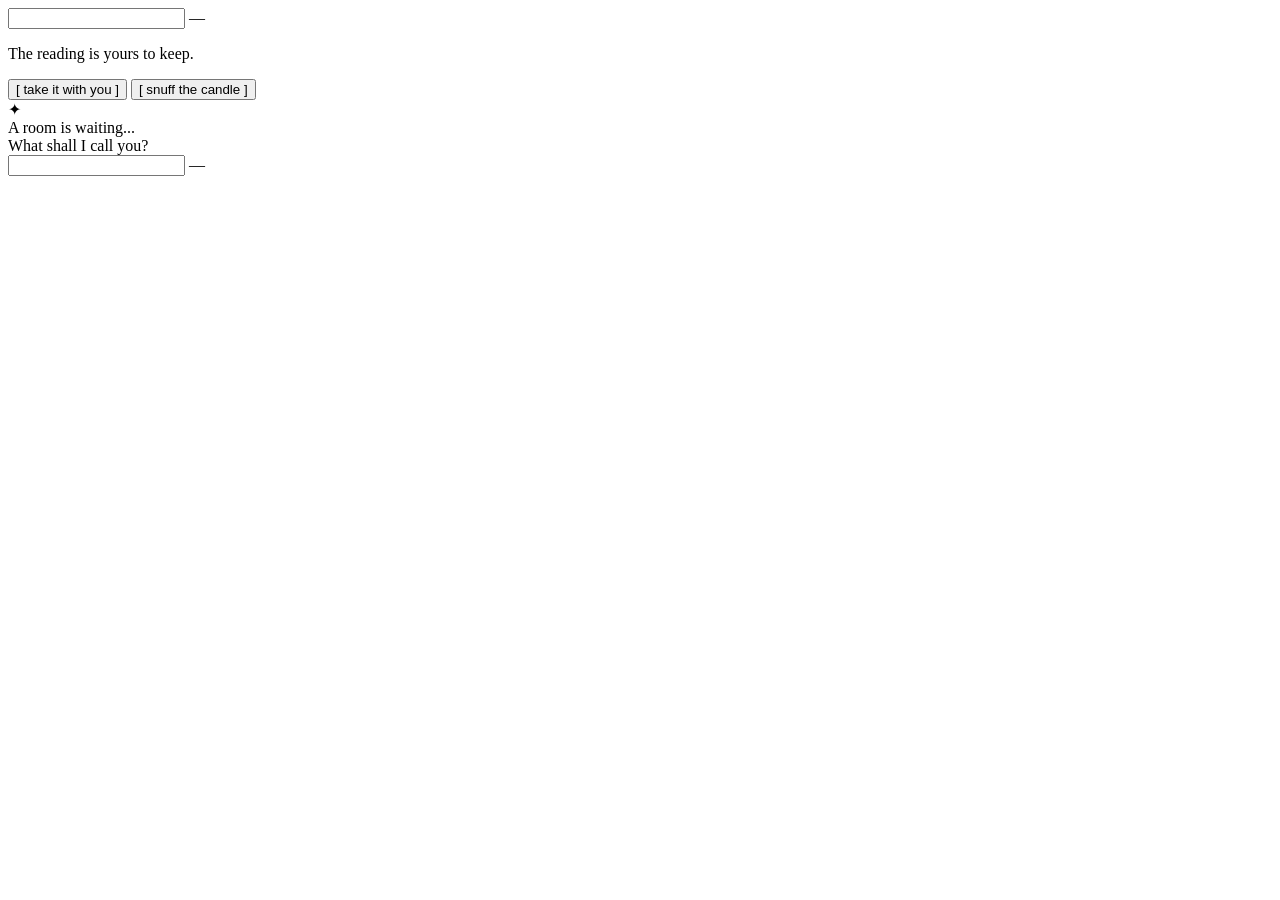
<file: static/index.html>
<!DOCTYPE html>
<html lang="en">
<head>
    <meta charset="UTF-8" />
    <meta name="viewport" content="width=device-width, initial-scale=1.0, viewport-fit=cover" />
    <title>TarocchAI — The Liminal Room</title>
    <link rel="preconnect" href="https://fonts.googleapis.com">
    <link rel="preconnect" href="https://fonts.gstatic.com" crossorigin>
    <link href="https://fonts.googleapis.com/css2?family=IBM+Plex+Mono:wght@300;400&family=JetBrains+Mono:ital,wght@0,300;0,400;1,300;1,400&display=swap" rel="stylesheet">
</head>
<body>
    <div class="scene" id="room">
        <div id="candle-light"></div>

        <div class="room-base"></div>
        <div class="room-perspective"><div class="room-floor-plane"></div></div>
        <div class="room-ceiling"><div class="room-ceiling-plane"></div></div>
        <div class="horizon"></div>

        <div class="field">
            <div class="field-layer l1"></div>
            <div class="field-layer l2"></div>
            <div class="field-layer l3"></div>
        </div>
    <!-- MT's voice — materialises on the table, above the cards -->
    <div class="mt-voice" id="voice-text"></div>
        <div class="slab">
            <div class="slab-top">
                <div class="slab-pattern" id="slab-pattern"></div>
                <div class="slab-far-line"></div>
                <div class="slab-frame"></div>
                <div class="slab-far-shadow"></div>
            </div>
            <div class="slab-face"></div>



            <!-- Cards — moved down closer to user -->
            <div class="cards-row" id="deck-area"></div>

            <!-- Floating flame candle — total juxtaposition -->
            <div class="floating-flame" id="candle-container">
                <div class="glow"></div>
                <div class="flame-core"></div>
                <div class="flame-wisp"></div>
            </div>
        </div>

        <!-- User's voice — single line just above the table's near edge -->
        <div class="user-voice" id="user-messages"></div>

        <div class="room-bottom-fade"></div>

        <div class="user-input-area" id="user-input-area">
            <div class="user-input-bar">
                <input type="text" id="user-input" placeholder="">
                <span class="arrow">—</span>
            </div>
        </div>

        <!-- Closing state — appears after thread ends -->
        <div id="closing-options" class="closing-options">
          <p class="closing-line">The reading is yours to keep.</p>
          <div class="closing-buttons">
            <button class="closing-button" id="btn-take" type="button">[ take it with you ]</button>
            <button class="closing-button" id="btn-snuff" type="button">[ snuff the candle ]</button>
          </div>
        </div>

        <!-- Exit overlay — hidden by default, fades to black on snuff -->
        <div id="exit-overlay" class="exit-overlay"></div>
    </div>

    <div id="threshold">
        <div class="sigil">✦</div>
        <div class="wait-text">A room is waiting...</div>
    </div>

    <div id="name-gate">
        <div class="name-gate-text">What shall I call you?</div>
        <div class="name-gate-input-area">
            <input type="text" id="name-input" placeholder="">
            <span class="name-gate-arrow">—</span>
        </div>
    </div>
<p id="interaction-hint" class="interaction-hint"></p>
</body>
</html>
</file>
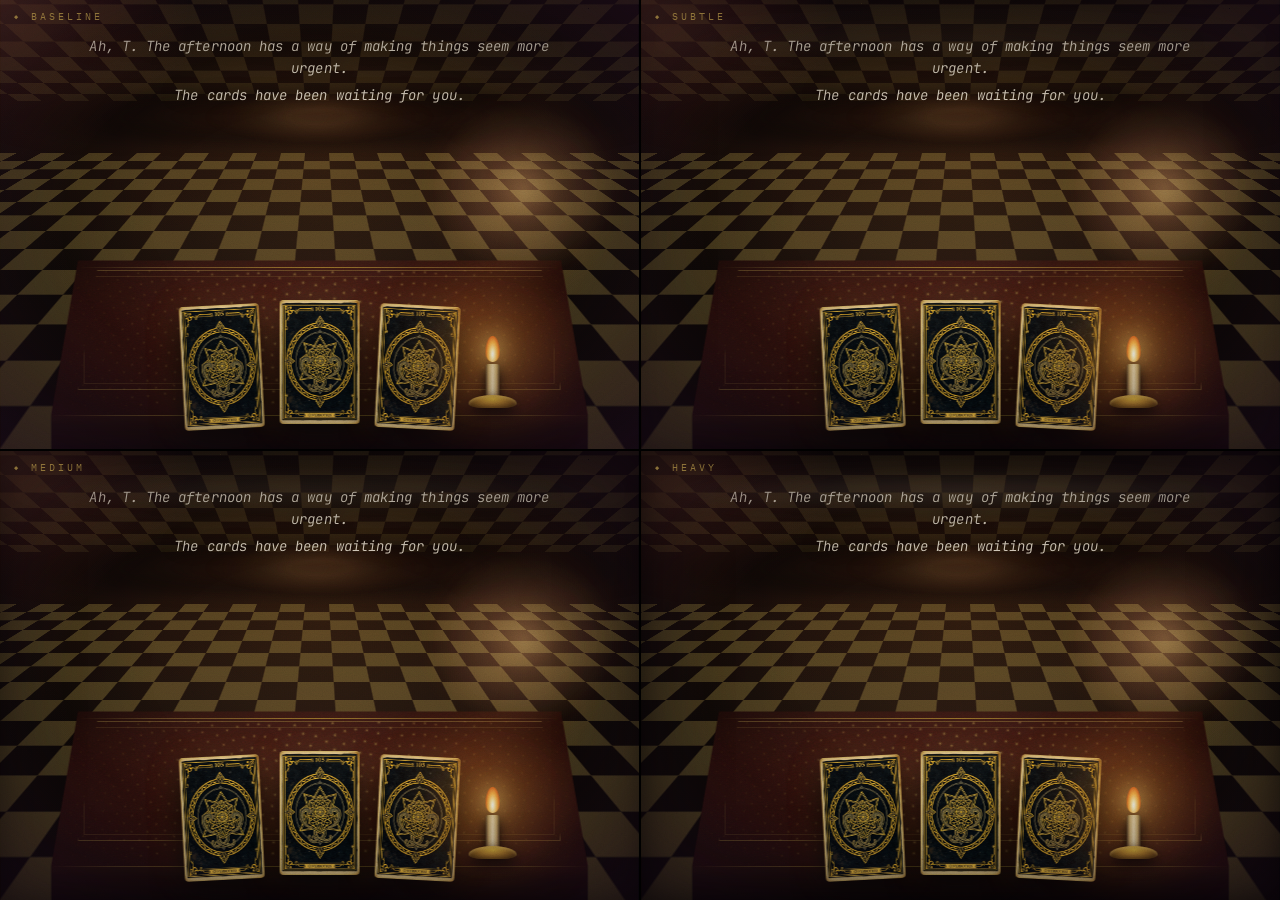
<file: static/proto/graded.html>
<!DOCTYPE html>
<html lang="en">
<head>
<meta charset="UTF-8" />
<title>TarocchAI — Graded Proto</title>
<link rel="preconnect" href="https://fonts.googleapis.com">
<link rel="preconnect" href="https://fonts.gstatic.com" crossorigin>
<link href="https://fonts.googleapis.com/css2?family=IBM+Plex+Mono:wght@300;400&family=JetBrains+Mono:ital,wght@0,300;0,400;1,300;1,400&display=swap" rel="stylesheet">
<style>
:root {
  --parchment: #d9d0c1;
  --gold: #b89b4b;
  --gold-bright: #d4af37;
  --font-alive: 'JetBrains Mono', monospace;
  --font-still: 'IBM Plex Mono', monospace;
}
* { box-sizing: border-box; margin: 0; padding: 0; }
html, body {
  width: 100vw;
  height: 100vh;
  overflow: hidden;
  background: #000;
  font-family: var(--font-still);
  color: var(--parchment);
  -webkit-font-smoothing: antialiased;
}

/* ============================================================
   GRID — 2 x 2 cells
   ============================================================ */
.grid {
  display: grid;
  grid-template-columns: 1fr 1fr;
  grid-template-rows: 1fr 1fr;
  width: 100vw;
  height: 100vh;
  gap: 2px;
  background: #000;
}
.cell {
  position: relative;
  overflow: hidden;
  background: #050301;
}
.cell-label {
  position: absolute;
  top: 10px; left: 14px;
  font-size: 10px;
  letter-spacing: 0.3em;
  color: var(--gold);
  text-transform: uppercase;
  z-index: 100;
  opacity: 0.7;
  pointer-events: none;
}
.cell-label::before {
  content: "◆"; margin-right: 10px; color: var(--gold); font-size: 7px; vertical-align: 1px;
}

/* ============================================================
   THE SCENE — everything positions inside this
   ============================================================ */
.scene {
  position: absolute;
  inset: 0;
  overflow: hidden;
  --i: 1;              /* master intensity multiplier */
  --soft-blur: calc(0.4px * var(--i));
  --grain-op: 0.14;
  --vignette-op: 0.65;
  --grade-op: 0.10;
  --lift-op: 0.05;
  --bloom-op: 0.55;
  --halation-op: 0.5;
  --leak-op: 0.20;
  --chroma-op: 0.35;
}
.scene[data-i="0"] { --i: 0; }
.scene[data-i="1"] { --i: 0.35; }
.scene[data-i="2"] { --i: 0.65; }
.scene[data-i="3"] { --i: 1; }

/* ============================================================
   ROOM — base, chequer, horizon, field
   ============================================================ */
.room-base {
  position: absolute;
  inset: 0;
  z-index: 0;
  filter: blur(var(--soft-blur));
  background:
    radial-gradient(ellipse 70% 50% at 50% 38%,
      rgba(70, 40, 18, 0.5) 0%,
      rgba(35, 18, 10, 0.6) 40%,
      transparent 80%),
    linear-gradient(to bottom, #060301 0%, #0a0604 40%, #080402 70%, #030201 100%);
}
.room-base::after {
  content: "";
  position: absolute;
  inset: 0;
  background-image: url("data:image/svg+xml,%3Csvg viewBox='0 0 512 512' xmlns='http://www.w3.org/2000/svg'%3E%3Cfilter id='n'%3E%3CfeTurbulence type='fractalNoise' baseFrequency='0.7' numOctaves='4' stitchTiles='stitch'/%3E%3C/filter%3E%3Crect width='100%25' height='100%25' filter='url(%23n)' opacity='0.14'/%3E%3C/svg%3E");
  mix-blend-mode: overlay;
  pointer-events: none;
}

.room-ceiling {
  position: absolute;
  left: 0; right: 0;
  top: 0; bottom: 66%;
  z-index: 1;
  overflow: hidden;
  perspective: 480px;
  perspective-origin: 50% 100%;
  filter: blur(var(--soft-blur));
}
.room-ceiling-plane {
  position: absolute;
  left: -80%; right: -80%;
  top: -180%; bottom: 34%;
  transform: rotateX(-72deg);
  transform-origin: 50% 100%;
  background-image: repeating-conic-gradient(rgba(184, 155, 75, 0.14) 0% 25%, transparent 0% 50%);
  background-size: 48px 48px;
  -webkit-mask-image: radial-gradient(ellipse 70% 90% at 50% 100%, black 15%, black 55%, transparent 100%);
          mask-image: radial-gradient(ellipse 70% 90% at 50% 100%, black 15%, black 55%, transparent 100%);
}

.room-floor {
  position: absolute;
  left: 0; right: 0;
  top: 0; bottom: 0;
  z-index: 1;
  overflow: hidden;
  perspective: 480px;
  perspective-origin: 50% 34%;
  filter: blur(var(--soft-blur));
}
.room-floor-plane {
  position: absolute;
  left: -80%; right: -80%;
  top: 34%; bottom: -180%;
  transform: rotateX(72deg);
  transform-origin: 50% 0;
  background-image: repeating-conic-gradient(rgba(184, 155, 75, 0.32) 0% 25%, transparent 0% 50%);
  background-size: 48px 48px;
  -webkit-mask-image: radial-gradient(ellipse 70% 90% at 50% 0%, black 15%, black 55%, transparent 100%);
          mask-image: radial-gradient(ellipse 70% 90% at 50% 0%, black 15%, black 55%, transparent 100%);
}

.horizon {
  position: absolute;
  left: 0; right: 0;
  top: 20%; height: 12%;
  z-index: 2;
  pointer-events: none;
  background: radial-gradient(ellipse 55% 80% at 50% 50%,
    rgba(0, 0, 0, 0.90) 0%, rgba(20, 10, 5, 0.6) 30%, rgba(0, 0, 0, 0.4) 60%, transparent 100%);
  filter: blur(6px);
}

.field {
  position: absolute;
  left: 32%; right: 32%;
  top: 20%; height: 12%;
  z-index: 3;
  pointer-events: none;
  filter: blur(32px);
  -webkit-mask-image: radial-gradient(ellipse at 50% 50%, black 20%, transparent 72%);
          mask-image: radial-gradient(ellipse at 50% 50%, black 20%, transparent 72%);
}
.field-layer { position: absolute; inset: 0; border-radius: 50%; mix-blend-mode: screen; }
.field-layer.l1 { background: radial-gradient(ellipse at 42% 48%, rgba(184,155,75,0.55) 0%, rgba(140,90,45,0.20) 45%, transparent 75%); animation: field-a 9s ease-in-out infinite; }
.field-layer.l2 { background: radial-gradient(ellipse at 58% 52%, rgba(140,90,45,0.42) 0%, rgba(100,50,25,0.15) 50%, transparent 78%); animation: field-b 13s ease-in-out infinite; }
.field-layer.l3 { background: radial-gradient(ellipse at 50% 44%, rgba(140,26,26,0.30) 0%, transparent 62%); animation: field-c 17s ease-in-out infinite; }
@keyframes field-a { 0%,100%{opacity:.6;transform:scale(1) translateY(0);} 50%{opacity:1;transform:scale(1.08) translateY(-3px);} }
@keyframes field-b { 0%,100%{opacity:.8;transform:scale(1.02) translateY(2px);} 50%{opacity:.55;transform:scale(.96) translateY(-2px);} }
@keyframes field-c { 0%,100%{opacity:.5;transform:scale(1);} 50%{opacity:.9;transform:scale(1.1);} }

/* ============================================================
   SLAB / TABLE
   ============================================================ */
.slab {
  position: absolute;
  left: 50%;
  top: 58%;
  transform: translateX(-50%);
  width: 84%;
  height: 42%;
  z-index: 10;
  clip-path: polygon(5% 0, 95% 0, 100% 82%, 100% 100%, 0 100%, 0 82%);
  filter: drop-shadow(0 22px 30px rgba(0,0,0,0.9)) drop-shadow(0 4px 8px rgba(0,0,0,0.7));
}
.slab-top {
  position: absolute;
  left: 0; right: 0;
  top: 0; height: 82%;
  overflow: hidden;
  background: radial-gradient(ellipse 60% 70% at 50% 45%,
    rgba(70, 26, 18, 0.92) 0%, rgba(45, 14, 10, 0.96) 50%, rgba(25, 8, 6, 0.99) 100%);
}
.slab-top::before {
  content: ""; position: absolute; inset: 0;
  background-image: url("data:image/svg+xml,%3Csvg viewBox='0 0 256 256' xmlns='http://www.w3.org/2000/svg'%3E%3Cfilter id='t'%3E%3CfeTurbulence type='fractalNoise' baseFrequency='0.9' numOctaves='4' stitchTiles='stitch'/%3E%3C/filter%3E%3Crect width='100%25' height='100%25' filter='url(%23t)' opacity='0.4'/%3E%3C/svg%3E");
  mix-blend-mode: overlay; pointer-events: none;
}
.slab-pattern {
  position: absolute;
  left: 3%; right: 3%;
  top: 6%; bottom: 6%;
  overflow: hidden;
  filter: blur(calc(0.2px * var(--i)));
  -webkit-mask-image: radial-gradient(ellipse 94% 98% at 50% 50%, black 62%, transparent 100%);
          mask-image: radial-gradient(ellipse 94% 98% at 50% 50%, black 62%, transparent 100%);
}
.slab-pattern svg { display: block; width: 100%; height: 100%; }
.slab-far-line {
  position: absolute;
  left: 5%; right: 5%; top: 4%; height: 1px;
  background: linear-gradient(to right,
    transparent 0%, rgba(184,155,75,0.30) 15%, rgba(212,175,55,0.55) 50%,
    rgba(184,155,75,0.30) 85%, transparent 100%);
  filter: blur(0.5px); z-index: 5;
}
.slab-frame {
  position: absolute;
  left: 5%; right: 5%; top: 6%; bottom: 16%;
  clip-path: polygon(4% 0, 96% 0, 100% 100%, 0 100%);
  border: 1px solid rgba(184, 155, 75, 0.32);
  pointer-events: none; z-index: 4;
}
.slab-frame::before {
  content: ""; position: absolute; inset: 5px;
  border: 1px solid rgba(184, 155, 75, 0.14);
}
.slab-face {
  position: absolute;
  left: 0; right: 0; bottom: 0; height: 18%;
  background: linear-gradient(to bottom,
    rgba(30, 12, 8, 0.98) 0%, rgba(18, 7, 5, 1) 40%, rgba(8, 3, 2, 1) 100%);
  z-index: 4;
}
.slab-face::before {
  content: ""; position: absolute;
  left: 0; right: 0; top: 0; height: 1px;
  background: linear-gradient(to right,
    transparent 0%, rgba(184,155,75,0.28) 12%, rgba(212,175,55,0.5) 50%,
    rgba(184,155,75,0.28) 88%, transparent 100%);
  filter: blur(0.6px);
}

/* ============================================================
   CARDS
   ============================================================ */
.cards-row {
  position: absolute;
  left: 50%; top: 22%;
  transform: translateX(-50%);
  display: flex; gap: 18px;
  z-index: 20;
}
.card {
  width: 80px;
  aspect-ratio: 170 / 264;
  background:
    var(--card-back, linear-gradient(160deg, #1a1612 0%, #0f0c09 100%));
  border: 1px solid rgba(184, 155, 75, 0.55);
  border-radius: 4px;
  box-shadow: 0 14px 30px rgba(0,0,0,0.85), 0 0 40px rgba(212,175,55,0.10);
  background-image: url('/static/img/card_back.png');
  background-size: cover;
  background-position: center;
}
.card.tilt-l { transform: rotate(-3deg) translateY(3px); }
.card.tilt-c { transform: translateY(-2px); }
.card.tilt-r { transform: rotate(3deg) translateY(3px); }

/* ============================================================
   FLAME — waxy candle
   ============================================================ */
.flame {
  position: absolute;
  right: 14%; top: 36%;
  width: 40px; height: 80px;
  z-index: 22;
}
.flame .glow {
  position: absolute;
  left: 50%; top: 30%;
  transform: translate(-50%, -50%);
  width: 200px; height: 200px;
  border-radius: 50%;
  background: radial-gradient(circle,
    rgba(255, 190, 80, 0.42) 0%,
    rgba(255, 140, 40, 0.16) 35%,
    transparent 70%);
  filter: blur(18px);
  animation: glow-pulse 4s ease-in-out infinite;
}
@keyframes glow-pulse {
  0%, 100% { opacity: 0.7; transform: translate(-50%, -50%) scale(1); }
  50%      { opacity: 1;   transform: translate(-50%, -50%) scale(1.1); }
}
.flame .wax {
  position: absolute;
  left: 50%; bottom: 10px;
  transform: translateX(-50%);
  width: 14px; height: 34px;
  border-radius: 3px 3px 2px 2px;
  background: linear-gradient(to right,
    rgba(60,45,28,0.95) 0%, #c8a870 22%, #e8d8b0 50%, #c8a870 78%, rgba(60,45,28,0.95) 100%);
  box-shadow: 0 4px 12px rgba(0,0,0,0.85), inset 0 -3px 6px rgba(90,60,30,0.4);
}
.flame .core {
  position: absolute;
  left: 50%; bottom: 46px;
  transform: translateX(-50%);
  width: 14px; height: 26px;
  border-radius: 50% 50% 45% 45% / 62% 62% 38% 38%;
  background: radial-gradient(ellipse at 50% 70%,
    #ffffff 0%, #fde7a0 20%, #f8b04a 45%, rgba(230,90,25,0.85) 75%, transparent 100%);
  filter:
    blur(0.4px)
    drop-shadow(0 0 12px rgba(255,220,120,1))
    drop-shadow(0 0 36px rgba(255,160,60,0.75))
    drop-shadow(0 0 80px rgba(255,100,20,0.4));
  animation: flame-drift 3.4s ease-in-out infinite;
  transform-origin: 50% 100%;
}
@keyframes flame-drift {
  0%, 100% { transform: translate(-50%, 0) scale(1, 1) rotate(-1deg); opacity: 0.96; }
  25%      { transform: translate(-48%, 0) scale(0.94, 1.08) rotate(1.5deg); opacity: 1; }
  50%      { transform: translate(-52%, 0) scale(1.06, 0.94) rotate(-2deg); opacity: 0.9; }
  75%      { transform: translate(-50%, 0) scale(0.97, 1.04) rotate(1.2deg); opacity: 0.98; }
}
.flame .dish {
  position: absolute;
  left: 50%; bottom: 0;
  transform: translateX(-50%);
  width: 48px; height: 13px;
  border-radius: 50% 50% 30% 30% / 65% 65% 35% 35%;
  background: radial-gradient(ellipse at 50% 30%, #d4a838 0%, #a87a2a 35%, #5a3a10 75%, #2a1a08 100%);
  box-shadow: 0 6px 14px rgba(0,0,0,0.9), inset 0 2px 3px rgba(255,220,120,0.35);
}

/* ============================================================
   MT'S VOICE (samples for the proto)
   ============================================================ */
.mt-voice {
  position: absolute;
  left: 50%; top: 8%;
  transform: translateX(-50%);
  width: 72%;
  z-index: 12;
  display: flex; flex-direction: column; gap: 6px;
  text-align: center;
  pointer-events: none;
}
.voice-line {
  font-family: var(--font-alive);
  font-weight: 300;
  font-style: italic;
  font-size: 14px;
  line-height: 1.55;
  color: var(--parchment);
  letter-spacing: 0.005em;
  text-shadow:
    0 0 20px rgba(0,0,0,0.9),
    0 0 40px rgba(0,0,0,0.6),
    0 0 18px rgba(184,155,75,0.30);
  opacity: 0.95;
}

/* ============================================================
   FX LAYERS — the grading stack
   ============================================================ */

/* 1. WARM GRADE — subtle amber overlay via multiply
      (warm highlights, slightly cyan shadows) */
.fx-warm-grade {
  position: absolute;
  inset: 0;
  z-index: 40;
  pointer-events: none;
  background:
    linear-gradient(to bottom,
      rgba(255, 180, 90, calc(var(--grade-op) * 0.8)) 0%,
      rgba(180, 120, 50, calc(var(--grade-op) * 0.4)) 40%,
      rgba(40, 40, 60, calc(var(--grade-op) * 0.5)) 100%);
  mix-blend-mode: soft-light;
}

/* 2. BLACK LIFT — no true blacks, slight cool-gray wash */
.fx-black-lift {
  position: absolute;
  inset: 0;
  z-index: 41;
  pointer-events: none;
  background: rgba(28, 26, 30, 1);
  opacity: var(--lift-op);
  mix-blend-mode: screen;
}

/* 3. BLOOM — soft cream glow, screen-blended */
.fx-bloom {
  position: absolute;
  inset: 0;
  z-index: 42;
  pointer-events: none;
  background:
    radial-gradient(ellipse 22% 30% at 82% 42%,
      rgba(255, 220, 160, calc(var(--bloom-op) * 0.35)) 0%,
      transparent 65%),
    radial-gradient(ellipse 60% 30% at 50% 60%,
      rgba(200, 150, 90, calc(var(--bloom-op) * 0.12)) 0%,
      transparent 70%);
  mix-blend-mode: screen;
}

/* 4. HALATION — the flame and bright areas bleed warm */
.fx-halation {
  position: absolute;
  inset: 0;
  z-index: 43;
  pointer-events: none;
  background:
    radial-gradient(circle at 82% 42%,
      rgba(255, 140, 60, calc(var(--halation-op) * 0.55)) 0%,
      rgba(255, 90, 30, calc(var(--halation-op) * 0.22)) 6%,
      transparent 18%);
  mix-blend-mode: screen;
  filter: blur(4px);
}

/* 5. VIGNETTE — non-linear, slightly off-centre */
.fx-vignette {
  position: absolute;
  inset: 0;
  z-index: 44;
  pointer-events: none;
  background:
    radial-gradient(ellipse 85% 78% at 51% 49%,
      transparent 32%,
      rgba(0, 0, 0, calc(var(--vignette-op) * 0.35)) 60%,
      rgba(0, 0, 0, calc(var(--vignette-op) * 0.85)) 88%,
      rgba(0, 0, 0, calc(var(--vignette-op) * 0.98)) 100%);
}

/* 6. LIGHT LEAK — slow warm bleed from upper-left */
.fx-light-leak {
  position: absolute;
  inset: 0;
  z-index: 45;
  pointer-events: none;
  background:
    radial-gradient(ellipse 40% 50% at 0% 0%,
      rgba(255, 140, 60, calc(var(--leak-op) * 0.6)) 0%,
      rgba(255, 90, 30, calc(var(--leak-op) * 0.25)) 40%,
      transparent 75%);
  mix-blend-mode: screen;
  animation: light-leak-breathe 24s ease-in-out infinite;
}
@keyframes light-leak-breathe {
  0%, 100% { opacity: 0.35; }
  50%      { opacity: 1; }
}

/* 7. CHROMATIC ABERRATION — radial, done with two pseudo layers */
.fx-chroma {
  position: absolute;
  inset: 0;
  z-index: 46;
  pointer-events: none;
  mix-blend-mode: screen;
  opacity: var(--chroma-op);
}
.fx-chroma::before,
.fx-chroma::after {
  content: "";
  position: absolute;
  inset: 0;
  background: inherit;
}
.fx-chroma::before {
  background:
    radial-gradient(ellipse 100% 100% at 50% 50%,
      transparent 40%, rgba(255, 60, 60, 0.35) 100%);
  transform: translate(-0.4px, 0);
}
.fx-chroma::after {
  background:
    radial-gradient(ellipse 100% 100% at 50% 50%,
      transparent 40%, rgba(60, 60, 255, 0.28) 100%);
  transform: translate(0.4px, 0);
}

/* 8. GRAIN — animated SVG turbulence, 24fps */
.fx-grain {
  position: absolute;
  inset: 0;
  z-index: 47;
  pointer-events: none;
  opacity: var(--grain-op);
  mix-blend-mode: overlay;
}
.fx-grain svg {
  width: 100%; height: 100%; display: block;
}

/* 9. FRAME JITTER — the scene micro-shifts, rarely */
.fx-jitter {
  position: absolute;
  inset: -4px;
  z-index: 48;
  pointer-events: none;
  animation: jitter 7s steps(1) infinite;
}
@keyframes jitter {
  0%, 22%   { transform: translate(0, 0); }
  23%, 27%  { transform: translate(0.5px, -0.3px); }
  28%, 55%  { transform: translate(0, 0); }
  56%, 58%  { transform: translate(-0.4px, 0.6px); }
  59%, 100% { transform: translate(0, 0); }
}

/* 10. SOFT FOCUS — applied only to the far planes */
.soft-focus {
  filter: blur(var(--soft-blur));
}

/* 11. ASPECT FRAME — subtle outer darkening / corner softening */
.fx-aspect {
  position: absolute;
  inset: 0;
  z-index: 49;
  pointer-events: none;
  box-shadow:
    inset 0 0 80px rgba(0, 0, 0, calc(var(--i) * 0.55)),
    inset 0 0 24px rgba(0, 0, 0, calc(var(--i) * 0.35));
}

/* 12. PHOSPHOR TEXT GLOW — subtle CRT warmth on bright pixels */
.fx-phosphor {
  position: absolute;
  inset: 0;
  z-index: 50;
  pointer-events: none;
  mix-blend-mode: screen;
  opacity: calc(var(--i) * 0.16);
  background:
    radial-gradient(ellipse 60% 6% at 50% 9%,
      rgba(255, 230, 200, 0.7) 0%,
      transparent 80%);
  filter: blur(6px);
}
</style>
</head>
<body>

<!-- ============================================================
     SHARED SVG FILTER — animated grain
     ============================================================ -->
<svg width="0" height="0" style="position:absolute;pointer-events:none" aria-hidden="true">
  <defs>
    <filter id="grain-shared" x="0" y="0" width="100%" height="100%">
      <feTurbulence type="fractalNoise" baseFrequency="0.9" numOctaves="2" stitchTiles="stitch">
        <animate attributeName="seed" values="1;2;3;4;5;6;7;8;9;10;11;12" dur="0.5s" repeatCount="indefinite"/>
      </feTurbulence>
      <feColorMatrix values="0.33 0.33 0.33 0 0
                             0.33 0.33 0.33 0 0
                             0.33 0.33 0.33 0 0
                             0    0    0    0 1"/>
    </filter>
  </defs>
</svg>

<!-- ============================================================
     GRID
     ============================================================ -->
<div class="grid">

  <!-- ============================ BASELINE ============================ -->
  <div class="cell">
    <div class="cell-label">Baseline</div>
    <div class="scene" data-i="0">
      <div class="room-base"></div>
      <div class="room-ceiling"><div class="room-ceiling-plane"></div></div>
      <div class="room-floor"><div class="room-floor-plane"></div></div>
      <div class="horizon"></div>
      <div class="field">
        <div class="field-layer l1"></div>
        <div class="field-layer l2"></div>
        <div class="field-layer l3"></div>
      </div>

      <div class="slab">
        <div class="slab-top">
          <div class="slab-pattern" data-phyllo="0"></div>
          <div class="slab-far-line"></div>
          <div class="slab-frame"></div>
        </div>
        <div class="slab-face"></div>
        <div class="cards-row">
          <div class="card tilt-l"></div>
          <div class="card tilt-c"></div>
          <div class="card tilt-r"></div>
        </div>
        <div class="flame">
          <div class="glow"></div>
          <div class="wax"></div>
          <div class="core"></div>
          <div class="dish"></div>
        </div>
      </div>

      <div class="mt-voice">
        <div class="voice-line">Ah, T. The afternoon has a way of making things seem more urgent.</div>
        <div class="voice-line">The cards have been waiting for you.</div>
      </div>

      <!-- FX -->
      <div class="fx-warm-grade"></div>
      <div class="fx-black-lift"></div>
      <div class="fx-bloom"></div>
      <div class="fx-halation"></div>
      <div class="fx-vignette"></div>
      <div class="fx-light-leak"></div>
      <div class="fx-chroma"></div>
      <div class="fx-grain">
        <svg preserveAspectRatio="none"><rect width="100%" height="100%" filter="url(#grain-shared)"/></svg>
      </div>
      <div class="fx-jitter"></div>
      <div class="fx-aspect"></div>
      <div class="fx-phosphor"></div>
    </div>
  </div>

  <!-- ============================ SUBTLE ============================ -->
  <div class="cell">
    <div class="cell-label">Subtle</div>
    <div class="scene" data-i="1">
      <div class="room-base"></div>
      <div class="room-ceiling"><div class="room-ceiling-plane"></div></div>
      <div class="room-floor"><div class="room-floor-plane"></div></div>
      <div class="horizon"></div>
      <div class="field">
        <div class="field-layer l1"></div>
        <div class="field-layer l2"></div>
        <div class="field-layer l3"></div>
      </div>

      <div class="slab">
        <div class="slab-top">
          <div class="slab-pattern" data-phyllo="1"></div>
          <div class="slab-far-line"></div>
          <div class="slab-frame"></div>
        </div>
        <div class="slab-face"></div>
        <div class="cards-row">
          <div class="card tilt-l"></div>
          <div class="card tilt-c"></div>
          <div class="card tilt-r"></div>
        </div>
        <div class="flame">
          <div class="glow"></div>
          <div class="wax"></div>
          <div class="core"></div>
          <div class="dish"></div>
        </div>
      </div>

      <div class="mt-voice">
        <div class="voice-line">Ah, T. The afternoon has a way of making things seem more urgent.</div>
        <div class="voice-line">The cards have been waiting for you.</div>
      </div>

      <div class="fx-warm-grade"></div>
      <div class="fx-black-lift"></div>
      <div class="fx-bloom"></div>
      <div class="fx-halation"></div>
      <div class="fx-vignette"></div>
      <div class="fx-light-leak"></div>
      <div class="fx-chroma"></div>
      <div class="fx-grain">
        <svg preserveAspectRatio="none"><rect width="100%" height="100%" filter="url(#grain-shared)"/></svg>
      </div>
      <div class="fx-jitter"></div>
      <div class="fx-aspect"></div>
      <div class="fx-phosphor"></div>
    </div>
  </div>

  <!-- ============================ MEDIUM ============================ -->
  <div class="cell">
    <div class="cell-label">Medium</div>
    <div class="scene" data-i="2">
      <div class="room-base"></div>
      <div class="room-ceiling"><div class="room-ceiling-plane"></div></div>
      <div class="room-floor"><div class="room-floor-plane"></div></div>
      <div class="horizon"></div>
      <div class="field">
        <div class="field-layer l1"></div>
        <div class="field-layer l2"></div>
        <div class="field-layer l3"></div>
      </div>

      <div class="slab">
        <div class="slab-top">
          <div class="slab-pattern" data-phyllo="2"></div>
          <div class="slab-far-line"></div>
          <div class="slab-frame"></div>
        </div>
        <div class="slab-face"></div>
        <div class="cards-row">
          <div class="card tilt-l"></div>
          <div class="card tilt-c"></div>
          <div class="card tilt-r"></div>
        </div>
        <div class="flame">
          <div class="glow"></div>
          <div class="wax"></div>
          <div class="core"></div>
          <div class="dish"></div>
        </div>
      </div>

      <div class="mt-voice">
        <div class="voice-line">Ah, T. The afternoon has a way of making things seem more urgent.</div>
        <div class="voice-line">The cards have been waiting for you.</div>
      </div>

      <div class="fx-warm-grade"></div>
      <div class="fx-black-lift"></div>
      <div class="fx-bloom"></div>
      <div class="fx-halation"></div>
      <div class="fx-vignette"></div>
      <div class="fx-light-leak"></div>
      <div class="fx-chroma"></div>
      <div class="fx-grain">
        <svg preserveAspectRatio="none"><rect width="100%" height="100%" filter="url(#grain-shared)"/></svg>
      </div>
      <div class="fx-jitter"></div>
      <div class="fx-aspect"></div>
      <div class="fx-phosphor"></div>
    </div>
  </div>

  <!-- ============================ HEAVY ============================ -->
  <div class="cell">
    <div class="cell-label">Heavy</div>
    <div class="scene" data-i="3">
      <div class="room-base"></div>
      <div class="room-ceiling"><div class="room-ceiling-plane"></div></div>
      <div class="room-floor"><div class="room-floor-plane"></div></div>
      <div class="horizon"></div>
      <div class="field">
        <div class="field-layer l1"></div>
        <div class="field-layer l2"></div>
        <div class="field-layer l3"></div>
      </div>

      <div class="slab">
        <div class="slab-top">
          <div class="slab-pattern" data-phyllo="3"></div>
          <div class="slab-far-line"></div>
          <div class="slab-frame"></div>
        </div>
        <div class="slab-face"></div>
        <div class="cards-row">
          <div class="card tilt-l"></div>
          <div class="card tilt-c"></div>
          <div class="card tilt-r"></div>
        </div>
        <div class="flame">
          <div class="glow"></div>
          <div class="wax"></div>
          <div class="core"></div>
          <div class="dish"></div>
        </div>
      </div>

      <div class="mt-voice">
        <div class="voice-line">Ah, T. The afternoon has a way of making things seem more urgent.</div>
        <div class="voice-line">The cards have been waiting for you.</div>
      </div>

      <div class="fx-warm-grade"></div>
      <div class="fx-black-lift"></div>
      <div class="fx-bloom"></div>
      <div class="fx-halation"></div>
      <div class="fx-vignette"></div>
      <div class="fx-light-leak"></div>
      <div class="fx-chroma"></div>
      <div class="fx-grain">
        <svg preserveAspectRatio="none"><rect width="100%" height="100%" filter="url(#grain-shared)"/></svg>
      </div>
      <div class="fx-jitter"></div>
      <div class="fx-aspect"></div>
      <div class="fx-phosphor"></div>
    </div>
  </div>

</div>

<script>
// Build phyllotaxis into each slab-pattern
const SVG_NS = 'http://www.w3.org/2000/svg';
function buildPhyllotaxis(container, seed) {
  if (!container) return;
  const W = 900, H = 500;
  const svg = document.createElementNS(SVG_NS, 'svg');
  svg.setAttribute('viewBox', `0 0 ${W} ${H}`);
  svg.setAttribute('preserveAspectRatio', 'xMidYMid slice');

  const defs = document.createElementNS(SVG_NS, 'defs');
  const sunG = document.createElementNS(SVG_NS, 'g');
  sunG.setAttribute('id', 'sun-' + seed);
  const dot = document.createElementNS(SVG_NS, 'circle');
  dot.setAttribute('r', '0.9');
  dot.setAttribute('fill', 'currentColor');
  sunG.appendChild(dot);
  const rays = document.createElementNS(SVG_NS, 'g');
  rays.setAttribute('stroke', 'currentColor');
  rays.setAttribute('stroke-width', '0.45');
  rays.setAttribute('stroke-linecap', 'round');
  rays.setAttribute('fill', 'none');
  [[0,-1.6,0,-2.6],[0,1.6,0,2.6],[-1.6,0,-2.6,0],[1.6,0,2.6,0],
   [-1.2,-1.2,-1.85,-1.85],[1.2,1.2,1.85,1.85],
   [-1.2,1.2,-1.85,1.85],[1.2,-1.2,1.85,-1.85]].forEach(([x1,y1,x2,y2]) => {
    const l = document.createElementNS(SVG_NS, 'line');
    l.setAttribute('x1', x1); l.setAttribute('y1', y1);
    l.setAttribute('x2', x2); l.setAttribute('y2', y2);
    rays.appendChild(l);
  });
  sunG.appendChild(rays);
  defs.appendChild(sunG);
  svg.appendChild(defs);

  const GOLDEN = Math.PI * (3 - Math.sqrt(5));
  const cx = W / 2, cy = H / 2;
  const count = 1800;
  const maxR = 480;
  for (let i = 0; i < count; i++) {
    const r = Math.sqrt(i / count) * maxR;
    const theta = i * GOLDEN;
    const x = cx + r * Math.cos(theta);
    const y = cy + r * Math.sin(theta);
    const dist = r / maxR;
    const op = Math.max(0.15, 1 - dist);
    const size = 0.75 + (1 - dist) * 0.4;
    const col = `rgba(200,168,90,${op * 0.85})`;
    const u = document.createElementNS(SVG_NS, 'use');
    u.setAttribute('href', '#sun-' + seed);
    u.setAttributeNS('http://www.w3.org/1999/xlink', 'xlink:href', '#sun-' + seed);
    u.setAttribute('x', x);
    u.setAttribute('y', y);
    u.setAttribute('color', col);
    if (size !== 1) {
      u.setAttribute('transform', `translate(${x},${y}) scale(${size}) translate(${-x},${-y})`);
    }
    svg.appendChild(u);
  }

  const core = document.createElementNS(SVG_NS, 'radialGradient');
  core.setAttribute('id', 'core-' + seed);
  const s1 = document.createElementNS(SVG_NS, 'stop');
  s1.setAttribute('offset', '0%'); s1.setAttribute('stop-color', 'rgba(0,0,0,0.5)');
  const s2 = document.createElementNS(SVG_NS, 'stop');
  s2.setAttribute('offset', '35%'); s2.setAttribute('stop-color', 'rgba(0,0,0,0)');
  core.appendChild(s1); core.appendChild(s2);
  const defs2 = document.createElementNS(SVG_NS, 'defs');
  defs2.appendChild(core);
  svg.insertBefore(defs2, svg.firstChild);
  const c = document.createElementNS(SVG_NS, 'circle');
  c.setAttribute('cx', cx); c.setAttribute('cy', cy);
  c.setAttribute('r', 90); c.setAttribute('fill', `url(#core-${seed})`);
  svg.appendChild(c);

  container.appendChild(svg);
}

document.querySelectorAll('.slab-pattern').forEach((el, i) => {
  buildPhyllotaxis(el, i);
});
</script>
</body>
</html>
</file>
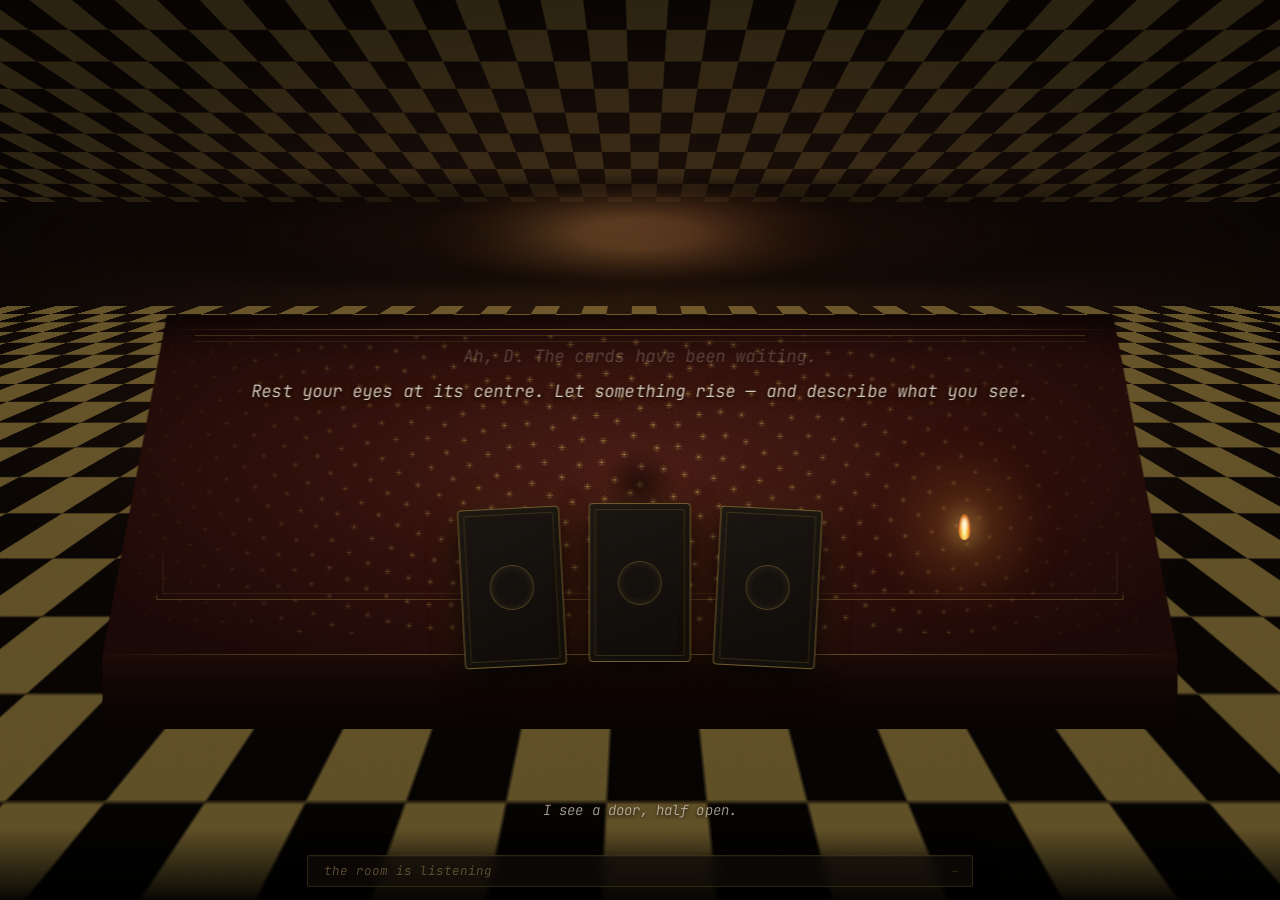
<file: static/proto/room.html>
<!DOCTYPE html>
<html lang="en">
<head>
<meta charset="UTF-8" />
<title>TarocchAI — Composition Refined</title>
<link rel="preconnect" href="https://fonts.googleapis.com">
<link rel="preconnect" href="https://fonts.gstatic.com" crossorigin>
<link href="https://fonts.googleapis.com/css2?family=IBM+Plex+Mono:wght@300;400&family=JetBrains+Mono:ital,wght@0,300;0,400;1,300;1,400&display=swap" rel="stylesheet">
<style>
:root {
  --parchment: #d9d0c1;
  --gold: #b89b4b;
  --font-alive: 'JetBrains Mono', monospace;
  --font-still: 'IBM Plex Mono', monospace;
}
* { box-sizing: border-box; margin: 0; padding: 0; }
html, body {
  background: #050301;
  font-family: var(--font-still);
  color: var(--parchment);
  -webkit-font-smoothing: antialiased;
  overflow: hidden;
}
.scene {
  position: relative;
  width: 100vw; height: 100vh;
  overflow: hidden;
}

/* ============================================================
   ROOM — chequer corridor, field at horizon
   ============================================================ */
.room-base {
  position: absolute; inset: 0;
  background:
    radial-gradient(ellipse 70% 50% at 50% 38%,
      rgba(70,40,18,0.5) 0%, rgba(35,18,10,0.6) 40%, transparent 80%),
    linear-gradient(to bottom, #060301 0%, #0a0604 40%, #080402 70%, #030201 100%);
  z-index: 0;
}
.room-base::after {
  content: ""; position: absolute; inset: 0;
  background-image: url("data:image/svg+xml,%3Csvg viewBox='0 0 512 512' xmlns='http://www.w3.org/2000/svg'%3E%3Cfilter id='n'%3E%3CfeTurbulence type='fractalNoise' baseFrequency='0.7' numOctaves='4' stitchTiles='stitch'/%3E%3C/filter%3E%3Crect width='100%25' height='100%25' filter='url(%23n)' opacity='0.14'/%3E%3C/svg%3E");
  mix-blend-mode: overlay; pointer-events: none;
}
.room-perspective {
  position: absolute; left: 0; right: 0; top: 0; bottom: 0;
  perspective: 480px; perspective-origin: 50% 34%;
  overflow: hidden; z-index: 1;
}
.room-floor-plane {
  position: absolute;
  left: -80%; right: -80%;
  top: 34%; bottom: -180%;
  transform: rotateX(72deg);
  transform-origin: 50% 0%;
  background-image:
    repeating-conic-gradient(rgba(184,155,75,0.5) 0% 25%, transparent 0% 50%);
  background-size: 48px 48px;
  -webkit-mask-image: radial-gradient(ellipse 70% 90% at 50% 0%, black 15%, black 55%, transparent 100%);
          mask-image: radial-gradient(ellipse 70% 90% at 50% 0%, black 15%, black 55%, transparent 100%);
}
.room-ceiling {
  position: absolute; left: 0; right: 0; top: 0; bottom: 66%;
  perspective: 480px; perspective-origin: 50% 100%;
  overflow: hidden; z-index: 1;
}
.room-ceiling-plane {
  position: absolute;
  left: -80%; right: -80%;
  top: -180%; bottom: 34%;
  transform: rotateX(-72deg);
  transform-origin: 50% 100%;
  background-image:
    repeating-conic-gradient(rgba(184,155,75,0.20) 0% 25%, transparent 0% 50%);
  background-size: 48px 48px;
  -webkit-mask-image: radial-gradient(ellipse 70% 90% at 50% 100%, black 15%, black 55%, transparent 100%);
          mask-image: radial-gradient(ellipse 70% 90% at 50% 100%, black 15%, black 55%, transparent 100%);
}
.horizon {
  position: absolute; left: 0; right: 0; top: 20%; height: 12%;
  z-index: 2; pointer-events: none;
  background: radial-gradient(ellipse 55% 80% at 50% 50%,
    rgba(0,0,0,0.85) 0%, rgba(20,10,5,0.6) 30%, rgba(0,0,0,0.4) 60%, transparent 100%);
  filter: blur(6px);
}
.field {
  position: absolute; left: 32%; right: 32%;
  top: 20%; height: 12%;
  z-index: 3; pointer-events: none;
  filter: blur(32px);
  -webkit-mask-image: radial-gradient(ellipse at 50% 50%, black 20%, transparent 72%);
          mask-image: radial-gradient(ellipse at 50% 50%, black 20%, transparent 72%);
}
.field-layer { position: absolute; inset: 0; border-radius: 50%; mix-blend-mode: screen; }
.field-layer.l1 {
  background: radial-gradient(ellipse at 42% 48%,
    rgba(184,155,75,0.55) 0%, rgba(140,90,45,0.20) 45%, transparent 75%);
  animation: field-a 9s ease-in-out infinite;
}
.field-layer.l2 {
  background: radial-gradient(ellipse at 58% 52%,
    rgba(140,90,45,0.42) 0%, rgba(100,50,25,0.15) 50%, transparent 78%);
  animation: field-b 13s ease-in-out infinite;
}
.field-layer.l3 {
  background: radial-gradient(ellipse at 50% 44%,
    rgba(140,26,26,0.30) 0%, transparent 62%);
  animation: field-c 17s ease-in-out infinite;
}
@keyframes field-a { 0%,100%{opacity:.6;transform:scale(1) translateY(0);} 50%{opacity:1;transform:scale(1.08) translateY(-3px);} }
@keyframes field-b { 0%,100%{opacity:.8;transform:scale(1.02) translateY(2px);} 50%{opacity:.55;transform:scale(.96) translateY(-2px);} }
@keyframes field-c { 0%,100%{opacity:.5;transform:scale(1);} 50%{opacity:.9;transform:scale(1.1);} }

/* ============================================================
   THE SLAB — table, pushed down
   ============================================================ */
.slab {
  position: absolute;
  left: 50%; top: 58%;
  transform: translate(-50%, -50%);
  width: 84%; height: 46%;
  z-index: 10;
  clip-path: polygon(6% 0, 94% 0, 100% 82%, 100% 100%, 0 100%, 0 82%);
  filter:
    drop-shadow(0 22px 30px rgba(0,0,0,0.9))
    drop-shadow(0 4px 8px rgba(0,0,0,0.7));
}
.slab-top {
  position: absolute;
  left: 0; right: 0;
  top: 0; height: 82%;
  background:
    radial-gradient(ellipse 60% 70% at 50% 45%,
      rgba(70,26,18,0.92) 0%, rgba(45,14,10,0.96) 50%, rgba(25,8,6,0.99) 100%);
  overflow: hidden;
}
.slab-top::before {
  content: ""; position: absolute; inset: 0;
  background-image: url("data:image/svg+xml,%3Csvg viewBox='0 0 256 256' xmlns='http://www.w3.org/2000/svg'%3E%3Cfilter id='t'%3E%3CfeTurbulence type='fractalNoise' baseFrequency='0.9' numOctaves='4' stitchTiles='stitch'/%3E%3C/filter%3E%3Crect width='100%25' height='100%25' filter='url(%23t)' opacity='0.4'/%3E%3C/svg%3E");
  mix-blend-mode: overlay; pointer-events: none;
}
.slab-pattern {
  position: absolute;
  left: 3%; right: 3%;
  top: 6%; bottom: 6%;
  overflow: hidden;
  -webkit-mask-image: radial-gradient(ellipse 94% 98% at 50% 50%, black 62%, transparent 100%);
          mask-image: radial-gradient(ellipse 94% 98% at 50% 50%, black 62%, transparent 100%);
}
.slab-pattern svg { width: 100%; height: 100%; display: block; }
/* The line of the table's far edge — the gold thread */
.slab-far-line {
  position: absolute;
  left: 5%; right: 5%;
  top: 4%;
  height: 1px;
  background: linear-gradient(to right,
    transparent 0%, rgba(184,155,75,0.30) 15%,
    rgba(212,175,55,0.55) 50%,
    rgba(184,155,75,0.30) 85%, transparent 100%);
  filter: blur(0.5px);
  z-index: 5;
}
/* ornamental frame (inner) */
.slab-frame {
  position: absolute;
  left: 5%; right: 5%;
  top: 6%; bottom: 16%;
  clip-path: polygon(4% 0, 96% 0, 100% 100%, 0 100%);
  border: 1px solid rgba(184,155,75,0.32);
  pointer-events: none;
  z-index: 4;
}
.slab-frame::before {
  content: ""; position: absolute; inset: 5px;
  border: 1px solid rgba(184,155,75,0.14);
}
.slab-far-shadow {
  position: absolute;
  left: 0; right: 0;
  top: 0; height: 14%;
  background: linear-gradient(to bottom,
    rgba(0,0,0,0.55) 0%, rgba(0,0,0,0.15) 60%, transparent 100%);
  pointer-events: none;
  z-index: 3;
}
.slab-face {
  position: absolute;
  left: 0; right: 0;
  bottom: 0; height: 18%;
  background: linear-gradient(to bottom,
    rgba(30,12,8,0.98) 0%,
    rgba(18,7,5,1) 40%,
    rgba(8,3,2,1) 100%);
  z-index: 4;
}
.slab-face::before {
  content: ""; position: absolute;
  left: 0; right: 0; top: 0; height: 1px;
  background: linear-gradient(to right,
    transparent 0%, rgba(184,155,75,0.28) 12%,
    rgba(212,175,55,0.5) 50%,
    rgba(184,155,75,0.28) 88%, transparent 100%);
  filter: blur(0.6px);
}

/* ============================================================
   MT'S VOICE ZONE — on the table, above the cards
   ============================================================ */
.mt-voice {
  position: absolute;
  left: 50%; top: 8%;
  transform: translateX(-50%);
  width: 78%;
  z-index: 8;
  display: flex;
  flex-direction: column;
  gap: 5px;
  pointer-events: none;
}
.mt-line {
  font-family: var(--font-alive);
  font-weight: 300;
  font-style: italic;
  font-size: 17px;
  line-height: 1.5;
  color: var(--parchment);
  text-shadow:
    0 0 18px rgba(184,155,75,0.30),
    0 0 45px rgba(140,90,40,0.14),
    0 2px 4px rgba(0,0,0,0.85);
  letter-spacing: 0.005em;
  text-align: center;
  opacity: 0;
  transform: translateY(6px);
  transition: opacity 0.8s ease, transform 0.8s ease;
}
.mt-line.visible { opacity: 1; transform: translateY(0); }
.mt-line.fading { opacity: 0.28; transform: translateY(-4px); }

/* ============================================================
   CARDS — moved down on the table
   ============================================================ */
.cards-row {
  position: absolute;
  left: 50%; top: 46%;
  transform: translateX(-50%);
  display: flex;
  gap: 26px;
  z-index: 20;
}
.card {
  width: clamp(90px, 8vw, 120px);
  aspect-ratio: 170 / 264;
  background: linear-gradient(160deg, #1a1612 0%, #0f0c09 100%);
  border: 1px solid rgba(184,155,75,0.55);
  border-radius: 4px;
  box-shadow:
    0 14px 30px rgba(0,0,0,0.85),
    0 0 40px rgba(212,175,55,0.10),
    inset 0 0 16px rgba(212,175,55,0.05);
  position: relative;
  display: flex; align-items: center; justify-content: center;
}
.card::before {
  content: ""; position: absolute; inset: 5px;
  border: 1px solid rgba(184,155,75,0.2);
  border-radius: 2px;
}
.card::after {
  content: ""; position: absolute;
  width: 42%; aspect-ratio: 1;
  border-radius: 50%;
  border: 1px solid rgba(184,155,75,0.35);
  box-shadow: inset 0 0 8px rgba(184,155,75,0.15);
}
.card.tilt-l { transform: rotate(-3deg) translateY(3px); }
.card.tilt-c { transform: translateY(-2px); }
.card.tilt-r { transform: rotate(3deg) translateY(3px); }

/* ============================================================
   FLOATING FLAME — the candle replacement
   ============================================================ */
.floating-flame {
  position: absolute;
  right: 18%; top: 44%;
  width: 40px; height: 60px;
  z-index: 22;
  pointer-events: auto; cursor: pointer;
}
.floating-flame .glow {
  position: absolute;
  left: 50%; top: 50%;
  transform: translate(-50%, -50%);
  width: 180px; height: 180px;
  border-radius: 50%;
  background: radial-gradient(circle,
    rgba(255,180,60,0.18) 0%,
    rgba(255,140,40,0.08) 35%,
    transparent 70%);
  filter: blur(14px);
  animation: glow-pulse 4s ease-in-out infinite;
  pointer-events: none;
}
@keyframes glow-pulse {
  0%,100% { opacity: 0.7; transform: translate(-50%, -50%) scale(1); }
  50%     { opacity: 1;   transform: translate(-50%, -50%) scale(1.1); }
}
.floating-flame .flame-core {
  position: absolute;
  left: 50%; top: 50%;
  transform: translate(-50%, -50%);
  width: 12px; height: 26px;
  border-radius: 50% 50% 45% 45% / 62% 62% 38% 38%;
  background: radial-gradient(ellipse at 50% 70%,
    #fffbe6 0%,
    #f8dd6a 20%,
    #f4a13c 45%,
    rgba(220,80,20,0.7) 75%,
    transparent 100%);
  filter:
    blur(0.4px)
    drop-shadow(0 0 12px rgba(255,220,120,1))
    drop-shadow(0 0 32px rgba(255,160,60,0.7))
    drop-shadow(0 0 70px rgba(255,100,20,0.4));
  animation: flame-drift 3.4s ease-in-out infinite;
  transform-origin: 50% 100%;
}
@keyframes flame-drift {
  0%,100% { transform: translate(-50%, -50%) scale(1,1) rotate(-1deg); opacity: 0.96; }
  25%     { transform: translate(-48%, -52%) scale(0.94,1.08) rotate(1.5deg); opacity: 1; }
  50%     { transform: translate(-52%, -48%) scale(1.06,0.94) rotate(-2deg); opacity: 0.9; }
  75%     { transform: translate(-50%, -51%) scale(0.97,1.04) rotate(1.2deg); opacity: 0.98; }
}
/* soft inner wisp */
.floating-flame .flame-wisp {
  position: absolute;
  left: 50%; top: 44%;
  transform: translate(-50%, -50%);
  width: 6px; height: 14px;
  border-radius: 50%;
  background: radial-gradient(ellipse at 50% 60%,
    #ffffff 0%, #fff5cc 50%, transparent 100%);
  filter: blur(1.5px);
  animation: wisp 3.4s ease-in-out infinite;
  pointer-events: none;
}
@keyframes wisp {
  0%,100% { opacity: 0.6; transform: translate(-50%, -50%) scale(1); }
  50%     { opacity: 0.9; transform: translate(-52%, -55%) scale(1.15); }
}

/* ============================================================
   USER'S VOICE — single line just above the table's near edge
   ============================================================ */
.user-voice {
  position: absolute;
  left: 50%; top: 90%;
  transform: translate(-50%, -50%);
  max-width: 62%;
  font-family: var(--font-alive);
  font-weight: 300;
  font-style: italic;
  font-size: 14px;
  color: rgba(217,208,193,0.75);
  text-align: center;
  letter-spacing: 0.005em;
  text-shadow:
    0 0 14px rgba(184,155,75,0.22),
    0 2px 4px rgba(0,0,0,0.9);
  z-index: 14;
  pointer-events: none;
  white-space: nowrap;
  overflow: hidden;
  text-overflow: ellipsis;
  opacity: 0;
  transition: opacity 0.7s ease;
}
.user-voice.visible { opacity: 1; }
.user-voice.fading { opacity: 0; }

/* ============================================================
   USER INPUT — small bar at very bottom
   ============================================================ */
.user-input-area {
  position: absolute;
  left: 24%; right: 24%;
  bottom: 1.5%;
  z-index: 50;
}
.user-input-bar {
  width: 100%; height: 32px;
  background: rgba(15,10,7,0.72);
  border: 1px solid rgba(184,155,75,0.20);
  border-radius: 2px;
  display: flex; align-items: center; padding: 0 16px;
  font-family: var(--font-alive); font-weight: 300; font-style: italic;
  font-size: 12.5px; color: var(--parchment);
  backdrop-filter: blur(8px);
  box-shadow: 0 6px 22px rgba(0,0,0,0.7), inset 0 1px 0 rgba(184,155,75,0.06);
}
.user-input-bar .placeholder { color: rgba(140,120,80,0.65); }
.user-input-bar .arrow {
  position: absolute; right: 14px; top: 50%;
  transform: translateY(-50%);
  color: rgba(184,155,75,0.30);
  font-size: 10px;
}
.room-bottom-fade {
  position: absolute;
  left: 0; right: 0; bottom: 0;
  height: 8%;
  background: linear-gradient(to bottom,
    transparent 0%, rgba(0,0,0,0.55) 60%, rgba(0,0,0,0.9) 100%);
  z-index: 40;
  pointer-events: none;
}
</style>
</head>
<body>

<div class="scene">
  <div class="room-base"></div>
  <div class="room-perspective"><div class="room-floor-plane"></div></div>
  <div class="room-ceiling"><div class="room-ceiling-plane"></div></div>
  <div class="horizon"></div>

  <div class="field">
    <div class="field-layer l1"></div>
    <div class="field-layer l2"></div>
    <div class="field-layer l3"></div>
  </div>

  <div class="slab">
    <div class="slab-top">
      <div class="slab-pattern" id="slab-pattern"></div>
      <div class="slab-far-line"></div>
      <div class="slab-frame"></div>
      <div class="slab-far-shadow"></div>
    </div>
    <div class="slab-face"></div>

    <!-- MT's voice — materialises on the table, above the cards -->
    <div class="mt-voice">
      <div class="mt-line fading">Ah, D. The cards have been waiting.</div>
      <div class="mt-line visible">Rest your eyes at its centre. Let something rise — and describe what you see.</div>
    </div>

    <!-- Cards — moved down closer to user -->
    <div class="cards-row">
      <div class="card tilt-l"></div>
      <div class="card tilt-c"></div>
      <div class="card tilt-r"></div>
    </div>

    <!-- Floating flame candle — total juxtaposition -->
    <div class="floating-flame">
      <div class="glow"></div>
      <div class="flame-core"></div>
      <div class="flame-wisp"></div>
    </div>
  </div>

  <!-- User's voice — single line at near edge -->
  <div class="user-voice visible">I see a door, half open.</div>

  <div class="room-bottom-fade"></div>

  <div class="user-input-area">
    <div class="user-input-bar">
      <span class="placeholder">the room is listening</span>
      <span class="arrow">—</span>
    </div>
  </div>
</div>

<script>
const SVG_NS = 'http://www.w3.org/2000/svg';

function makeUse(symId, x, y, color, scale) {
  const u = document.createElementNS(SVG_NS, 'use');
  u.setAttribute('href', '#' + symId);
  u.setAttributeNS('http://www.w3.org/1999/xlink', 'xlink:href', '#' + symId);
  u.setAttribute('x', x);
  u.setAttribute('y', y);
  u.setAttribute('color', color);
  if (scale !== undefined && scale !== 1) {
    u.setAttribute('transform', `translate(${x},${y}) scale(${scale}) translate(${-x},${-y})`);
  }
  return u;
}

(function buildPattern() {
  const container = document.getElementById('slab-pattern');
  if (!container) return;
  const W = 900, H = 500;
  const svg = document.createElementNS(SVG_NS, 'svg');
  svg.setAttribute('viewBox', `0 0 ${W} ${H}`);
  svg.setAttribute('preserveAspectRatio', 'xMidYMid slice');

  const defs = document.createElementNS(SVG_NS, 'defs');
  const sunG = document.createElementNS(SVG_NS, 'g');
  sunG.setAttribute('id', 'sun-inline');
  const dot = document.createElementNS(SVG_NS, 'circle');
  dot.setAttribute('r', '0.9');
  dot.setAttribute('fill', 'currentColor');
  sunG.appendChild(dot);
  const rays = document.createElementNS(SVG_NS, 'g');
  rays.setAttribute('stroke', 'currentColor');
  rays.setAttribute('stroke-width', '0.45');
  rays.setAttribute('stroke-linecap', 'round');
  rays.setAttribute('fill', 'none');
  [
    [0,-1.6,0,-2.6], [0,1.6,0,2.6], [-1.6,0,-2.6,0], [1.6,0,2.6,0],
    [-1.2,-1.2,-1.85,-1.85], [1.2,1.2,1.85,1.85],
    [-1.2,1.2,-1.85,1.85], [1.2,-1.2,1.85,-1.85]
  ].forEach(([x1,y1,x2,y2]) => {
    const l = document.createElementNS(SVG_NS, 'line');
    l.setAttribute('x1', x1); l.setAttribute('y1', y1);
    l.setAttribute('x2', x2); l.setAttribute('y2', y2);
    rays.appendChild(l);
  });
  sunG.appendChild(rays);
  defs.appendChild(sunG);
  svg.appendChild(defs);

  const GOLDEN = Math.PI * (3 - Math.sqrt(5));
  const cx = W / 2, cy = H / 2;
  const count = 1800;
  const maxR = 480;

  for (let i = 0; i < count; i++) {
    const r = Math.sqrt(i / count) * maxR;
    const theta = i * GOLDEN;
    const x = cx + r * Math.cos(theta);
    const y = cy + r * Math.sin(theta);
    const dist = r / maxR;
    const op = Math.max(0.15, 1 - dist);
    const size = 0.75 + (1 - dist) * 0.4;
    const col = `rgba(200,168,90,${op * 0.85})`;
    const u = makeUse('sun-inline', x, y, col, size);
    svg.appendChild(u);
  }

  const core = document.createElementNS(SVG_NS, 'radialGradient');
  core.setAttribute('id', 'slab-core');
  const s1 = document.createElementNS(SVG_NS, 'stop');
  s1.setAttribute('offset', '0%'); s1.setAttribute('stop-color', 'rgba(0,0,0,0.5)');
  const s2 = document.createElementNS(SVG_NS, 'stop');
  s2.setAttribute('offset', '35%'); s2.setAttribute('stop-color', 'rgba(0,0,0,0)');
  core.appendChild(s1); core.appendChild(s2);
  const defs2 = document.createElementNS(SVG_NS, 'defs');
  defs2.appendChild(core);
  svg.insertBefore(defs2, svg.firstChild);

  const c = document.createElementNS(SVG_NS, 'circle');
  c.setAttribute('cx', cx); c.setAttribute('cy', cy);
  c.setAttribute('r', 90); c.setAttribute('fill', 'url(#slab-core)');
  svg.appendChild(c);

  container.appendChild(svg);
})();
</script>
</body>
</html>
</file>
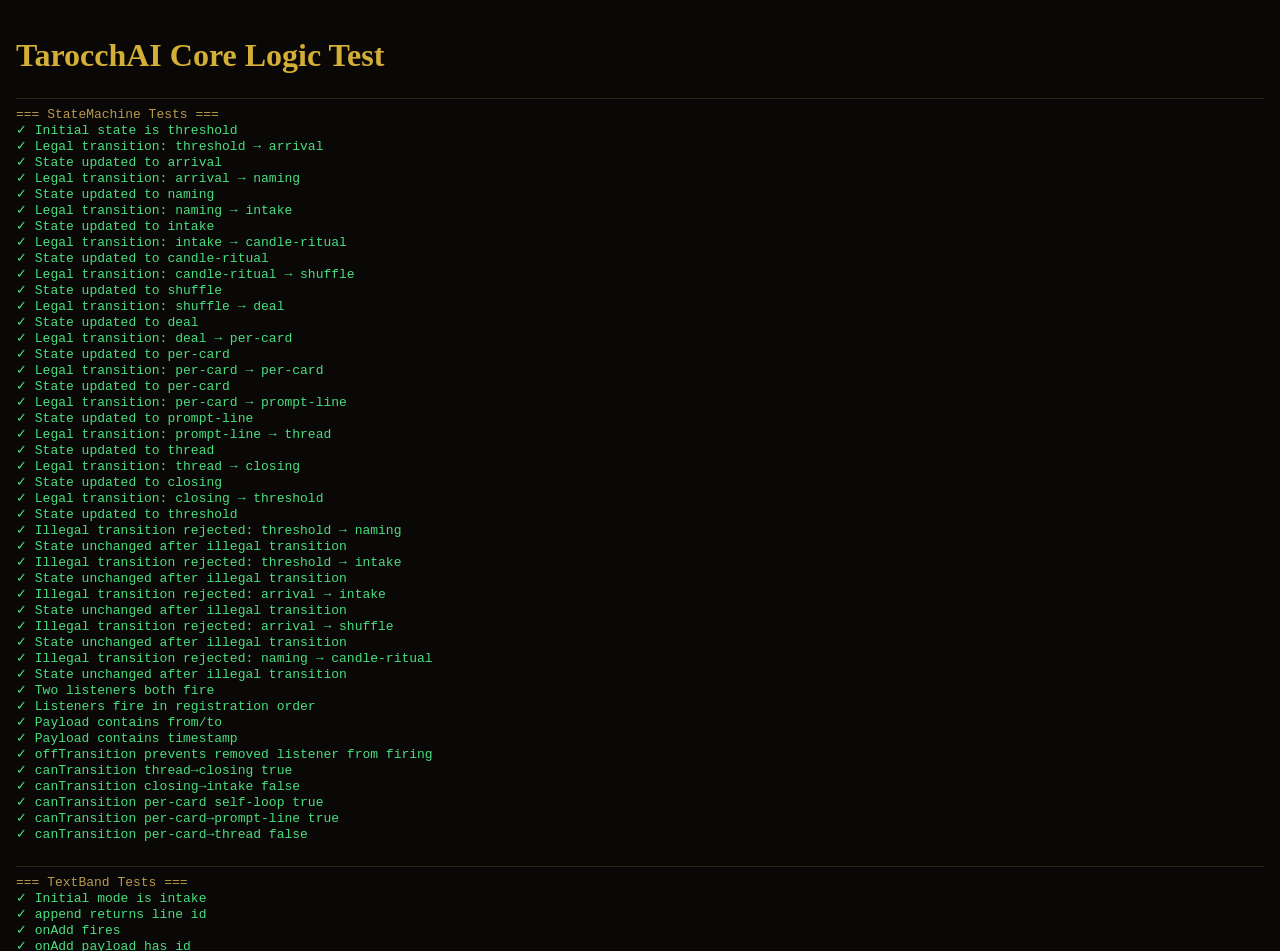
<file: static/proto/test.core.html>
<!DOCTYPE html>
<html lang="en">
<head>
  <meta charset="UTF-8">
  <meta name="viewport" content="width=device-width, initial-scale=1.0">
  <title>TarocchAI Core Logic Test</title>
  <style>
    body { background: #0a0806; color: #b89b4b; font-family: monospace; padding: 1rem; margin: 0; }
    .pass { color: #4ade80; }
    .fail { color: #f87171; }
    .summary { margin-top: 1rem; font-weight: bold; }
    h1 { font-family: 'Cinzel', serif; color: #d4af37; margin-bottom: 0.5rem; }
    .section { margin-top: 1.5rem; padding-top: 0.5rem; border-top: 1px solid rgba(184,155,75,0.2); }
  </style>
</head>
<body>
  <h1>TarocchAI Core Logic Test</h1>
  <div id="output"></div>
  <script src="../js/tarot.core.js"></script>
  <script>
    const output = document.getElementById('output');
    let passed = 0, failed = 0;

    function log(msg, cls) {
      const div = document.createElement('div');
      div.className = cls || '';
      div.textContent = msg;
      document.getElementById('output').appendChild(div);
    }

    function assert(condition, message) {
      if (condition) {
        passed++;
        log('✓ ' + message, 'pass');
      } else {
        failed++;
        log('✗ ' + message, 'fail');
      }
    }

    const wait = ms => new Promise(r => setTimeout(r, ms));

    const { StateMachine, TextBand } = window.TarocchAI;

    // ========== StateMachine Tests ==========
    log('=== StateMachine Tests ===', 'section');

    // 1. Initial state
    {
      const sm = new StateMachine('threshold');
      assert(sm.getState() === 'threshold', 'Initial state is threshold');
    }

    // 2. All legal transitions
    const legalTransitions = [
      ['threshold', 'arrival'],
      ['arrival', 'naming'],
      ['naming', 'intake'],
      ['intake', 'candle-ritual'],
      ['candle-ritual', 'shuffle'],
      ['shuffle', 'deal'],
      ['deal', 'per-card'],
      ['per-card', 'per-card'], // self-loop
      ['per-card', 'prompt-line'],
      ['prompt-line', 'thread'],
      ['thread', 'closing'],
      ['closing', 'threshold'],
    ];

    legalTransitions.forEach(([from, to]) => {
      const sm = new StateMachine(from);
      const result = sm.setState(to);
      assert(result === true, `Legal transition: ${from} → ${to}`);
      assert(sm.getState() === to, `State updated to ${to}`);
    });

    // 3. Illegal transitions (at least 5)
    const illegalTransitions = [
      ['threshold', 'naming'],
      ['threshold', 'intake'],
      ['arrival', 'intake'],
      ['arrival', 'shuffle'],
      ['naming', 'candle-ritual'],
      ['intake', 'shuffle'],
      ['candle-ritual', 'deal'],
      ['shuffle', 'per-card'],
      ['deal', 'prompt-line'],
      ['per-card', 'thread'],
      ['prompt-line', 'closing'],
      ['thread', 'threshold'],
      ['closing', 'intake'],
      ['closing', 'arrival'],
    ];

    illegalTransitions.slice(0, 5).forEach(([from, to]) => {
      const sm = new StateMachine(from);
      const result = sm.setState(to);
      assert(result === false, `Illegal transition rejected: ${from} → ${to}`);
      assert(sm.getState() === from, `State unchanged after illegal transition`);
    });

    // 4. Listener firing
    {
      const sm = new StateMachine('threshold');
      const calls = [];
      const cb1 = p => calls.push({ cb: 1, ...p });
      const cb2 = p => calls.push({ cb: 2, ...p });
      sm.onTransition(cb1);
      sm.onTransition(cb2);
      sm.setState('arrival');
      assert(calls.length === 2, 'Two listeners both fire');
      assert(calls[0].cb === 1 && calls[1].cb === 2, 'Listeners fire in registration order');
      assert(calls[0].from === 'threshold' && calls[0].to === 'arrival', 'Payload contains from/to');
      assert(typeof calls[0].timestamp === 'number', 'Payload contains timestamp');
    }

    // 5. Listener removal
    {
      const sm = new StateMachine('threshold');
      const cb = () => { throw new Error('should not fire'); };
      sm.onTransition(cb);
      sm.offTransition(cb);
      sm.setState('arrival');
      assert(true, 'offTransition prevents removed listener from firing');
    }

    // 6. canTransition static
    {
      assert(StateMachine.canTransition('thread', 'closing') === true, 'canTransition thread→closing true');
      assert(StateMachine.canTransition('closing', 'intake') === false, 'canTransition closing→intake false');
      assert(StateMachine.canTransition('per-card', 'per-card') === true, 'canTransition per-card self-loop true');
      assert(StateMachine.canTransition('per-card', 'prompt-line') === true, 'canTransition per-card→prompt-line true');
      assert(StateMachine.canTransition('per-card', 'thread') === false, 'canTransition per-card→thread false');
    }

    // ========== TextBand Tests ==========
    log('=== TextBand Tests ===', 'section');

    // 1. Initial mode
    {
      const tb = new TextBand();
      assert(tb.mode === 'intake', 'Initial mode is intake');
    }

    // 2. Append in intake mode
    {
      const tb = new TextBand();
      let addPayload = null;
      tb.onAdd(p => addPayload = p);
      const id = tb.append('Line 1');
      assert(id === '1', 'append returns line id');
      assert(addPayload !== null, 'onAdd fires');
      assert(addPayload.id === '1', 'onAdd payload has id');
      assert(addPayload.text === 'Line 1', 'onAdd payload has text');
      assert(addPayload.state === 'active', 'onAdd payload state is active');
    }

    // 3. Ghosting after 4 lines in intake mode (with timing)
    (async () => {
      const tb = new TextBand();
      const states = [];
      tb.onStateChange(p => states.push({ id: p.id, state: p.state }));

      tb.append('Line 1');
      tb.append('Line 2');
      tb.append('Line 3');
      tb.append('Line 4');
      tb.append('Line 5'); // 5th line triggers ghosting of line 1

      // Wait for ghosting to start
      await wait(4200); // intakeGhostDelay
      const line1 = tb.getLines().find(l => l.id === '1');
      assert(line1 && line1.state === 'ghosted', 'Line 1 transitions to ghosted after delay');

      // Wait for removal
      await wait(2200); // ghostDuration + removeDelay
      const lines = tb.getLines();
      assert(!lines.find(l => l.id === '1'), 'Line 1 removed after ghosting');

      // 7. Mode switch stops ghosting
      {
        const tb = new TextBand();
        tb.append('Line 1');
        tb.append('Line 2');
        tb.setMode('card-line');
        // No ghost timers should be active
        assert(true, 'Mode switch to card-line clears ghost timers (no error thrown)');
      }

      // 7b. Dimming in card-line mode
      {
        const tb = new TextBand();
        tb.setMode('card-line');
        const states = [];
        tb.onStateChange(p => states.push({ id: p.id, state: p.state }));

        tb.append('Line 1');
        tb.append('Line 2');
        tb.append('Line 3');

        const l1 = tb.getLines().find(l => l.id === '1');
        const l2 = tb.getLines().find(l => l.id === '2');
        const l3 = tb.getLines().find(l => l.id === '3');

        assert(l1.state === 'dimmed-2', 'Line 1 dimmed-2 with 3 lines');
        assert(l2.state === 'dimmed-2', 'Line 2 dimmed-2 with 3 lines');
        assert(l3.state === 'active', 'Line 3 active with 3 lines');
      }

      // 8. Persistence in thread mode
      {
        const tb = new TextBand();
        tb.setMode('thread');
        tb.append('Thread line 1');
        tb.append('Thread line 2');
        const l1 = tb.getLines().find(l => l.id === '1');
        const l2 = tb.getLines().find(l => l.id === '2');
        assert(l1.state === 'active', 'Thread line 1 stays active');
        assert(l2.state === 'active', 'Thread line 2 stays active');
        assert(tb.getLines().length === 2, 'Lines persist in thread mode');
      }

      // 9. Reset
      {
        const tb = new TextBand();
        let resetFired = false;
        tb.onReset(() => { resetFired = true; });
        tb.append('Line 1');
        tb.reset();
        assert(tb.getLines().length === 0, 'reset clears all lines');
        assert(resetFired === true, 'onReset fires');
      }

      // Summary
      log('', '');
      log('=== SUMMARY ===', 'section');
      const total = passed + failed;
      log(`Passed: ${passed} / ${total}`, failed === 0 ? 'pass' : 'fail');
      if (failed > 0) {
        log(`Failed: ${failed}`, 'fail');
      }
    })();
  </script>
</body>
</html>
</file>
